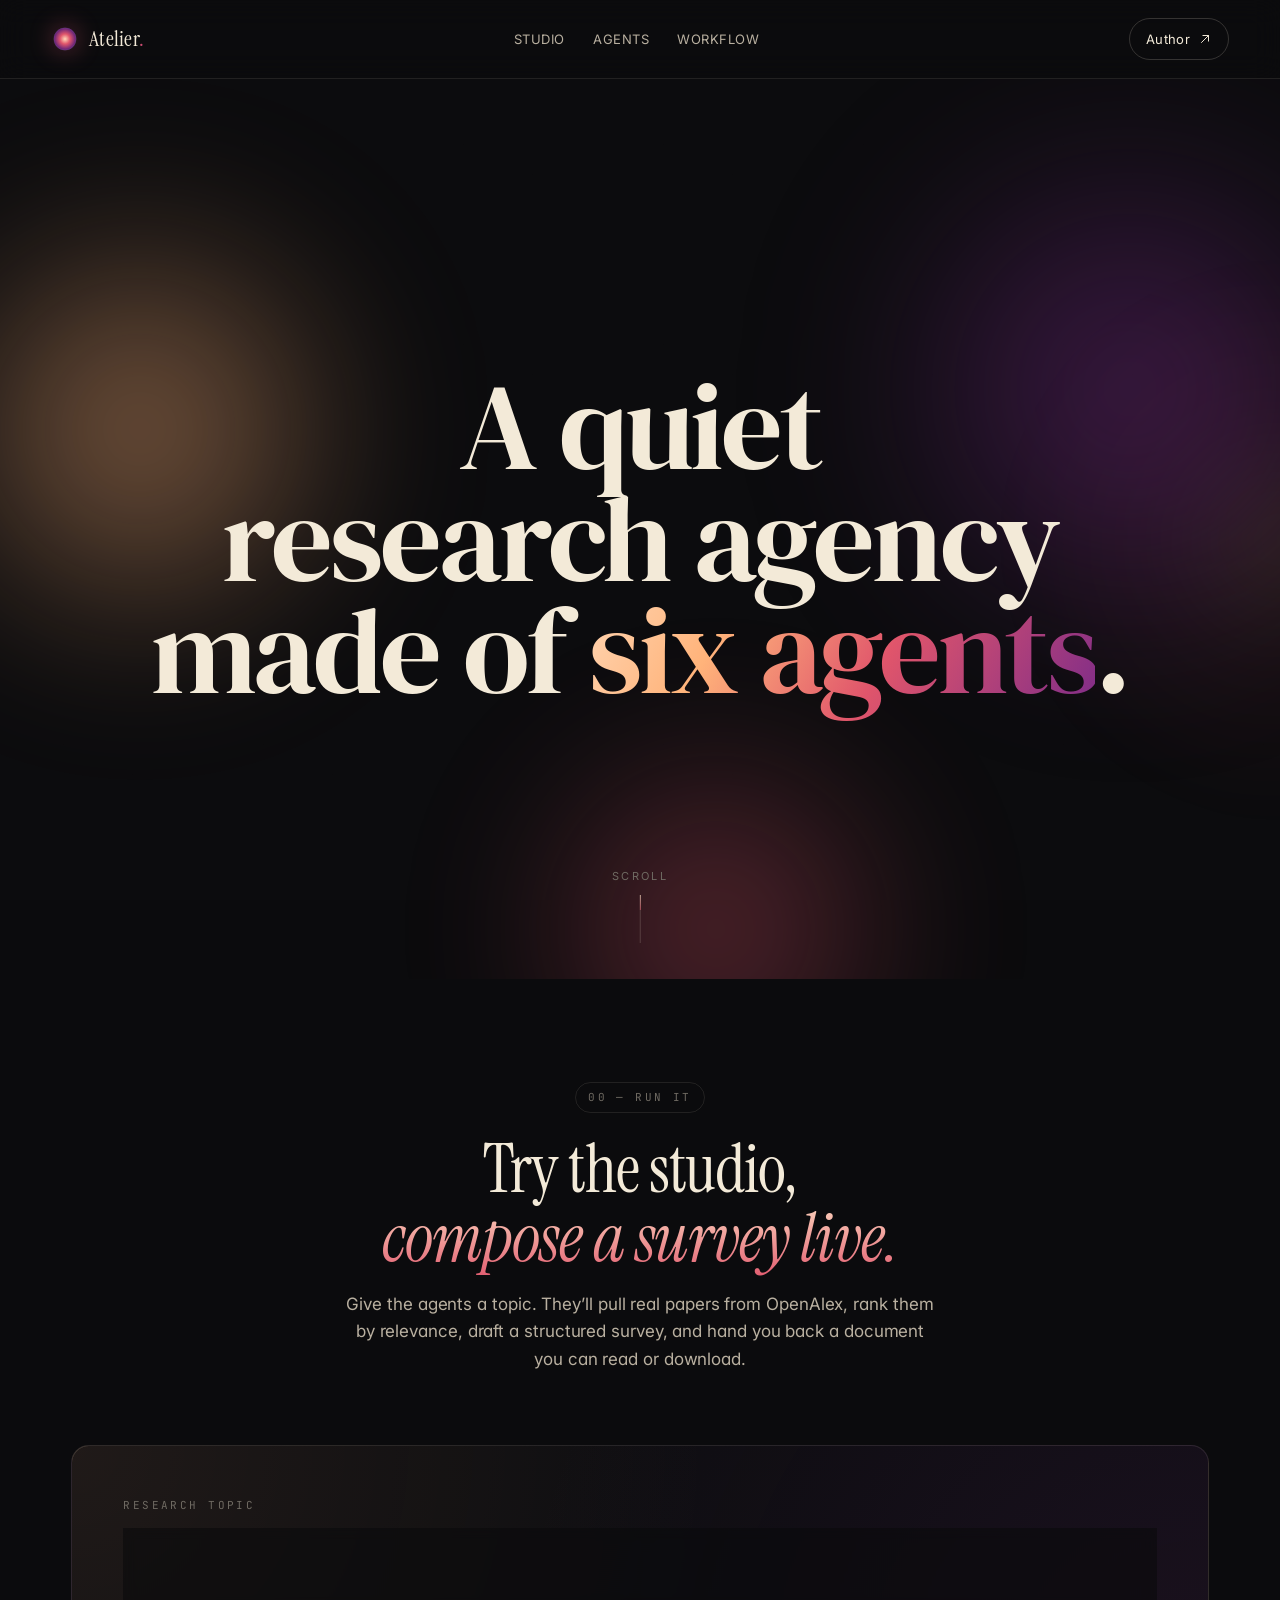
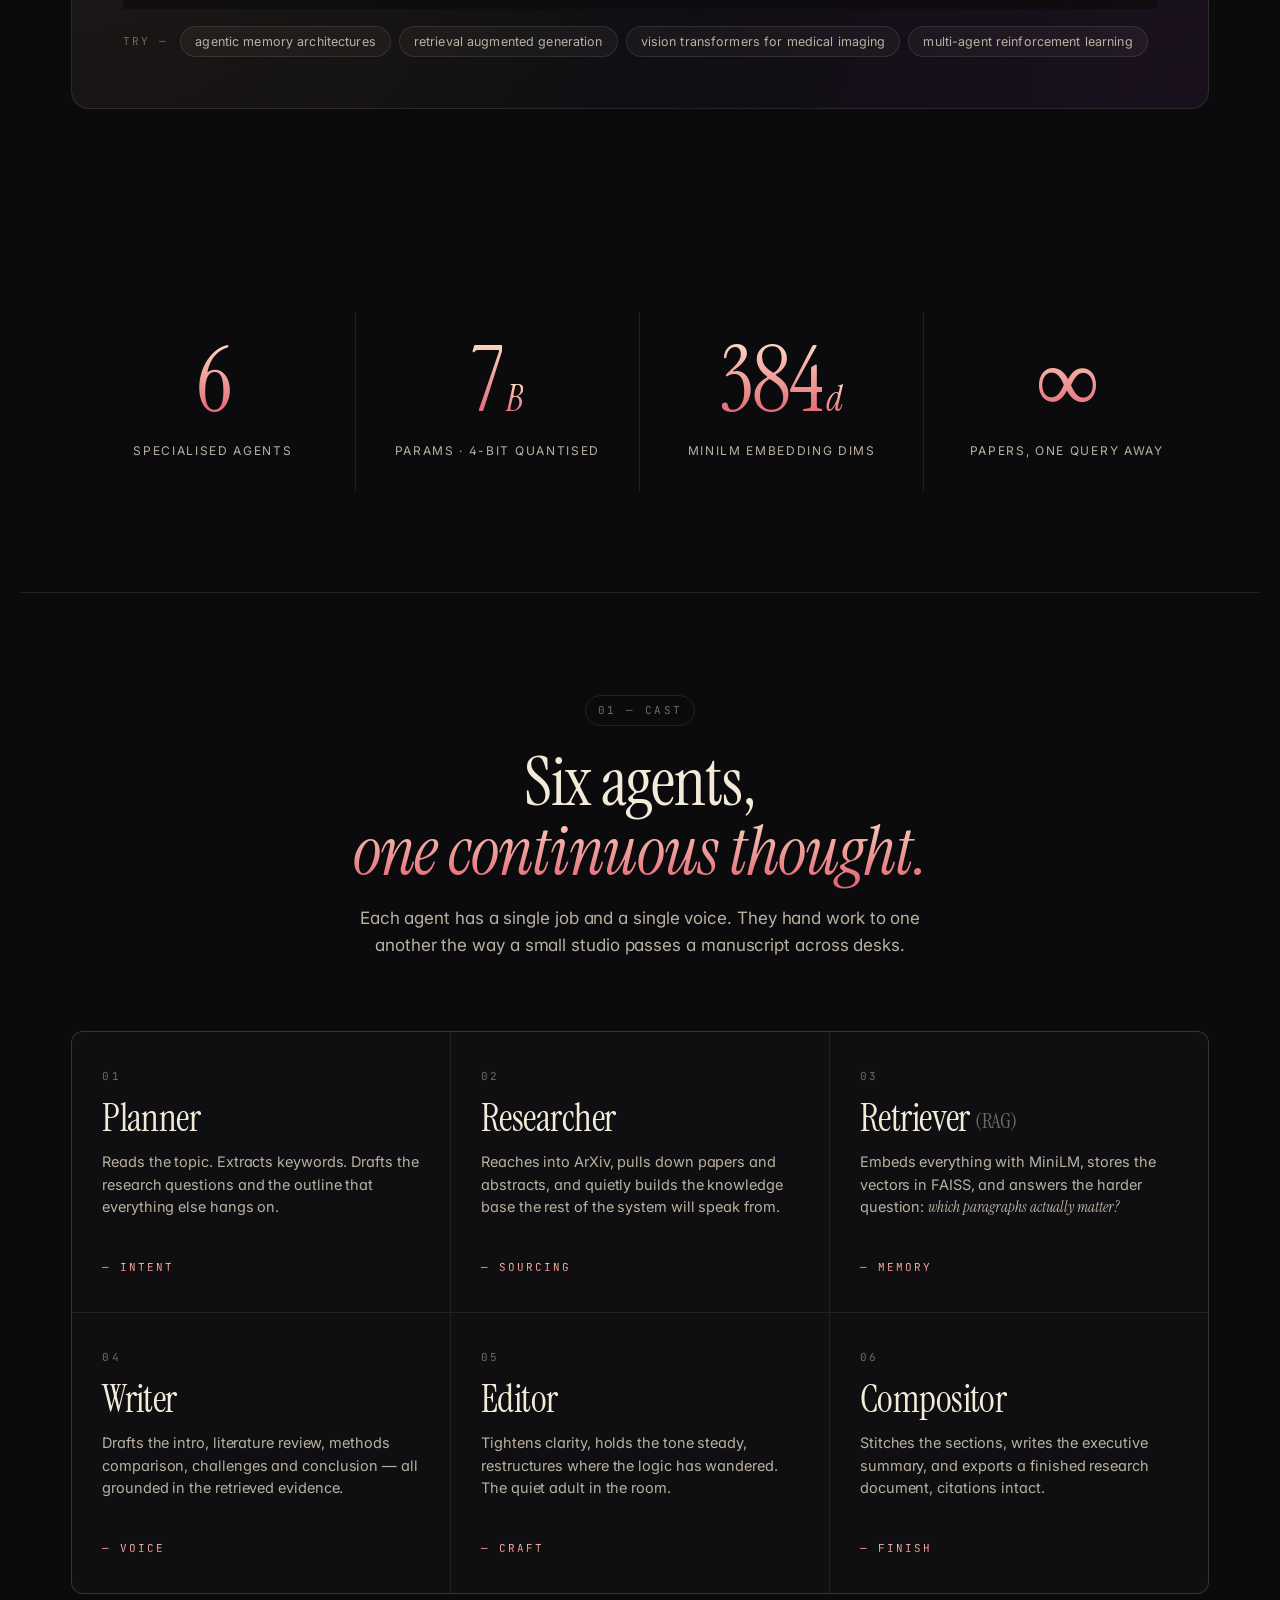
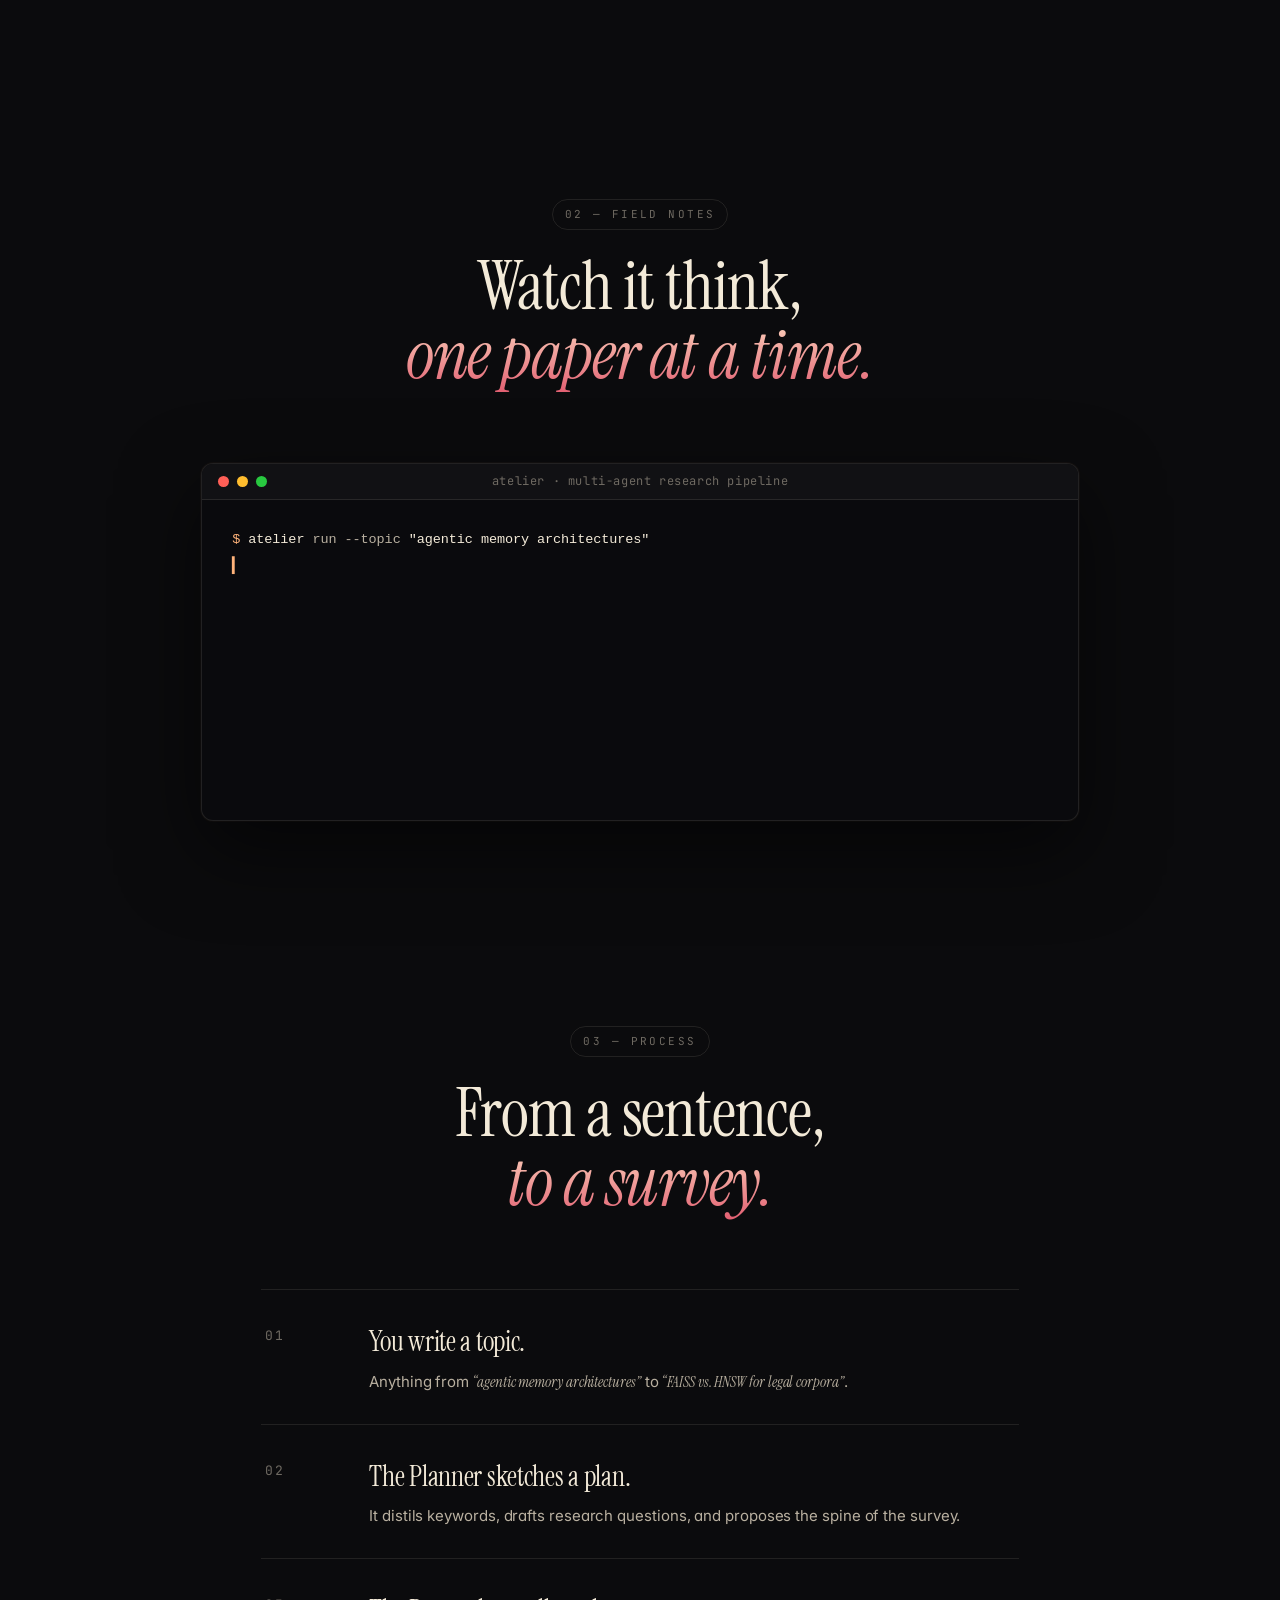
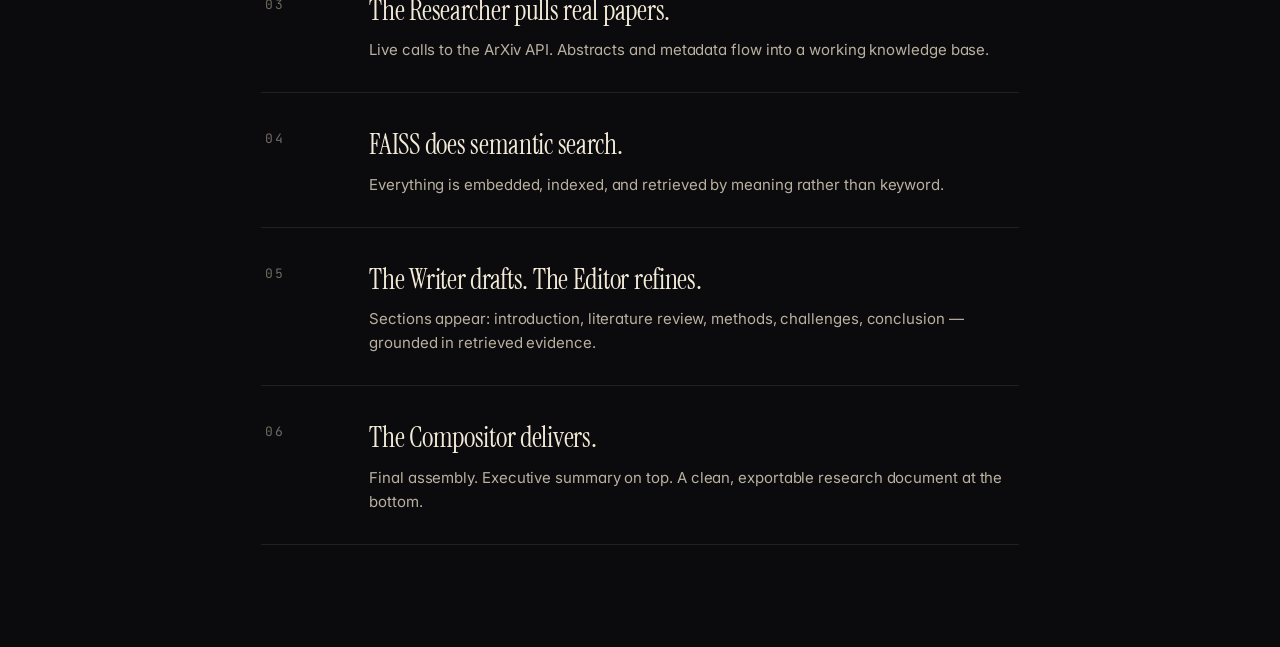
<file: index.html>
<!doctype html>
<html lang="en">
<head>
<meta charset="utf-8" />
<meta name="viewport" content="width=device-width, initial-scale=1, viewport-fit=cover" />
<meta name="theme-color" content="#0b0b0d" />
<title>Atelier — A Multi-Agent Research Pipeline</title>
<meta name="description" content="An autonomous research agency. Six agents. Real ArXiv papers. Citation-grounded literature surveys, written end-to-end by LLMs over a RAG pipeline." />
<meta property="og:title" content="Atelier — Multi-Agent Research Pipeline" />
<meta property="og:description" content="Six agents. Real ArXiv papers. Citation-grounded literature surveys, written end-to-end." />
<meta property="og:type" content="website" />

<link rel="preconnect" href="https://fonts.googleapis.com" />
<link rel="preconnect" href="https://fonts.gstatic.com" crossorigin />
<link href="https://fonts.googleapis.com/css2?family=DM+Serif+Display:ital@0;1&family=Instrument+Serif:ital@0;1&family=Inter:wght@300;400;500;600&family=JetBrains+Mono:wght@400;500&display=swap" rel="stylesheet" />

<link rel="stylesheet" href="./style.css" />
<link rel="icon" href="data:image/svg+xml,%3Csvg xmlns='http://www.w3.org/2000/svg' viewBox='0 0 32 32'%3E%3Cdefs%3E%3CradialGradient id='g' cx='0.5' cy='0.5' r='0.5'%3E%3Cstop offset='0%25' stop-color='%23ffb37a'/%3E%3Cstop offset='55%25' stop-color='%23e0556b'/%3E%3Cstop offset='100%25' stop-color='%237a2a8a'/%3E%3C/radialGradient%3E%3C/defs%3E%3Ccircle cx='16' cy='16' r='13' fill='url(%23g)'/%3E%3C/svg%3E" />
</head>
<body>

<!-- shared SVG defs (so markGrad is reachable from any inline SVG) -->
<svg width="0" height="0" style="position:absolute" aria-hidden="true" focusable="false">
  <defs>
    <radialGradient id="markGrad" cx="50%" cy="50%" r="50%">
      <stop offset="0%" stop-color="#ffd9b8"/>
      <stop offset="45%" stop-color="#e0556b"/>
      <stop offset="100%" stop-color="#5a1f7a"/>
    </radialGradient>
  </defs>
</svg>

<!-- grain + cursor light -->
<div class="grain" aria-hidden="true"></div>
<div class="spotlight" id="spotlight" aria-hidden="true"></div>

<!-- top nav -->
<header class="nav">
  <a class="brand" href="#top" aria-label="Atelier home">
    <span class="brand-mark" aria-hidden="true">
      <svg viewBox="0 0 40 40" width="28" height="28">
        <defs>
          <radialGradient id="markGrad" cx="50%" cy="50%" r="50%">
            <stop offset="0%" stop-color="#ffd9b8"/>
            <stop offset="45%" stop-color="#e0556b"/>
            <stop offset="100%" stop-color="#5a1f7a"/>
          </radialGradient>
        </defs>
        <circle cx="20" cy="20" r="16" fill="url(#markGrad)"/>
        <circle cx="20" cy="20" r="16" fill="none" stroke="rgba(255,255,255,0.12)"/>
      </svg>
    </span>
    <span class="brand-name">Atelier<span class="brand-dot">.</span></span>
  </a>
  <nav class="nav-links" aria-label="Primary">
    <a href="#studio">Studio</a>
    <a href="#agents">Agents</a>
    <a href="#workflow">Workflow</a>
  </nav>
  <a class="cta-mini" href="https://www.linkedin.com/in/hrishitapanjetha/" target="_blank" rel="noopener">
    <span>Author</span>
    <svg viewBox="0 0 20 20" width="14" height="14" aria-hidden="true"><path d="M5 15 15 5M7 5h8v8" fill="none" stroke="currentColor" stroke-width="1.4" stroke-linecap="round" stroke-linejoin="round"/></svg>
  </a>
</header>

<main id="top">

  <!-- ───────────────────  HERO  ─────────────────── -->
  <section class="hero">
    <div class="orb orb-a" aria-hidden="true"></div>
    <div class="orb orb-b" aria-hidden="true"></div>
    <div class="orb orb-c" aria-hidden="true"></div>

    <h1 class="hero-title">
      <span class="line">A quiet</span>
      <span class="line">research agency</span>
      <span class="line">made of <span class="grad">six agents</span>.</span>
    </h1>

    <!-- scroll hint -->
    <div class="scroll-hint" aria-hidden="true">
      <span>Scroll</span>
      <span class="scroll-bar"><span class="scroll-bar-inner"></span></span>
    </div>
  </section>

  <!-- ───────────────────  STUDIO  ─────────────────── -->
  <section id="studio" class="studio reveal">
    <header class="section-head">
      <div class="kicker"><span>00 — Run it</span></div>
      <h2 class="section-title">Try the studio,<br/><em>compose a survey live.</em></h2>
      <p class="section-lede">
        Give the agents a topic. They&rsquo;ll pull real papers from OpenAlex, rank
        them by relevance, draft a structured survey, and hand you back a
        document you can read or download.
      </p>
    </header>

    <div class="studio-card">
      <form id="studio-form" class="studio-form" autocomplete="off">
        <label class="studio-label" for="studio-topic">Research topic</label>
        <div class="studio-input-row">
          <input
            id="studio-topic"
            class="studio-input"
            type="text"
            name="topic"
            placeholder="e.g. retrieval augmented generation for clinical notes"
            spellcheck="false"
            required
          />
          <button id="studio-run" class="btn-primary studio-run" type="submit">
            <span class="btn-label">Generate survey</span>
            <span class="btn-icon" aria-hidden="true">
              <svg viewBox="0 0 24 24" width="16" height="16"><path d="M5 12h14M13 5l7 7-7 7" fill="none" stroke="currentColor" stroke-width="1.6" stroke-linecap="round" stroke-linejoin="round"/></svg>
            </span>
          </button>
        </div>
        <div class="studio-examples" aria-label="Example topics">
          <span class="studio-examples-lead">Try —</span>
          <button type="button" class="chip" data-example="agentic memory architectures">agentic memory architectures</button>
          <button type="button" class="chip" data-example="retrieval augmented generation">retrieval augmented generation</button>
          <button type="button" class="chip" data-example="vision transformers for medical imaging">vision transformers for medical imaging</button>
          <button type="button" class="chip" data-example="multi-agent reinforcement learning">multi-agent reinforcement learning</button>
        </div>
      </form>

      <!-- Live progress timeline -->
      <ol id="studio-progress" class="studio-progress" aria-live="polite" hidden>
        <li class="step" data-step="planner">
          <span class="step-no">01</span>
          <div class="step-body">
            <h4>Planner</h4>
            <p class="step-msg">Waiting…</p>
          </div>
          <span class="step-status" aria-hidden="true"></span>
        </li>
        <li class="step" data-step="researcher">
          <span class="step-no">02</span>
          <div class="step-body">
            <h4>Researcher</h4>
            <p class="step-msg">Waiting…</p>
          </div>
          <span class="step-status" aria-hidden="true"></span>
        </li>
        <li class="step" data-step="retriever">
          <span class="step-no">03</span>
          <div class="step-body">
            <h4>Retriever <span class="step-sub">(RAG)</span></h4>
            <p class="step-msg">Waiting…</p>
          </div>
          <span class="step-status" aria-hidden="true"></span>
        </li>
        <li class="step" data-step="writer">
          <span class="step-no">04</span>
          <div class="step-body">
            <h4>Writer</h4>
            <p class="step-msg">Waiting…</p>
          </div>
          <span class="step-status" aria-hidden="true"></span>
        </li>
        <li class="step" data-step="editor">
          <span class="step-no">05</span>
          <div class="step-body">
            <h4>Editor</h4>
            <p class="step-msg">Waiting…</p>
          </div>
          <span class="step-status" aria-hidden="true"></span>
        </li>
        <li class="step" data-step="compositor">
          <span class="step-no">06</span>
          <div class="step-body">
            <h4>Compositor</h4>
            <p class="step-msg">Waiting…</p>
          </div>
          <span class="step-status" aria-hidden="true"></span>
        </li>
      </ol>
    </div>

    <!-- Report viewer -->
    <div id="studio-report" class="studio-report" hidden>
      <div class="report-toolbar">
        <div class="report-meta">
          <span class="report-meta-label">Survey</span>
          <span class="report-meta-topic" id="report-topic"></span>
        </div>
        <div class="report-actions">
          <button type="button" class="btn-ghost btn-sm" data-download="md">
            <svg viewBox="0 0 24 24" width="14" height="14" aria-hidden="true"><path d="M12 4v12m-5-5 5 5 5-5M5 20h14" fill="none" stroke="currentColor" stroke-width="1.6" stroke-linecap="round" stroke-linejoin="round"/></svg>
            <span>Markdown</span>
          </button>
          <button type="button" class="btn-ghost btn-sm" data-download="html">
            <svg viewBox="0 0 24 24" width="14" height="14" aria-hidden="true"><path d="M12 4v12m-5-5 5 5 5-5M5 20h14" fill="none" stroke="currentColor" stroke-width="1.6" stroke-linecap="round" stroke-linejoin="round"/></svg>
            <span>HTML</span>
          </button>
          <button type="button" class="btn-primary btn-sm" data-download="pdf">
            <svg viewBox="0 0 24 24" width="14" height="14" aria-hidden="true"><path d="M12 4v12m-5-5 5 5 5-5M5 20h14" fill="none" stroke="currentColor" stroke-width="1.6" stroke-linecap="round" stroke-linejoin="round"/></svg>
            <span>PDF</span>
          </button>
        </div>
      </div>
      <article id="report-doc" class="report-doc"></article>
    </div>
  </section>

  <!-- ───────────────────  STATS  ─────────────────── -->
  <section class="stats reveal">
    <div class="stat">
      <span class="stat-figure">
        <span class="stat-num" data-target="6">0</span>
      </span>
      <span class="stat-label">specialised agents</span>
    </div>
    <div class="stat">
      <span class="stat-figure">
        <span class="stat-num" data-target="7">0</span><span class="stat-suffix">B</span>
      </span>
      <span class="stat-label">params &middot; 4-bit quantised</span>
    </div>
    <div class="stat">
      <span class="stat-figure">
        <span class="stat-num" data-target="384">0</span><span class="stat-suffix">d</span>
      </span>
      <span class="stat-label">MiniLM embedding dims</span>
    </div>
    <div class="stat">
      <span class="stat-figure">
        <span class="stat-num">∞</span>
      </span>
      <span class="stat-label">papers, one query away</span>
    </div>
  </section>

  <!-- ───────────────────  SIX AGENTS  ─────────────────── -->
  <section id="agents" class="agents reveal">
    <header class="section-head">
      <div class="kicker"><span>01 — Cast</span></div>
      <h2 class="section-title">Six agents,<br/><em>one continuous thought.</em></h2>
      <p class="section-lede">
        Each agent has a single job and a single voice. They hand work to one
        another the way a small studio passes a manuscript across desks.
      </p>
    </header>

    <ol class="agent-grid">
      <li class="agent-card" data-agent="1">
        <span class="agent-index">01</span>
        <h3 class="agent-name">Planner</h3>
        <p class="agent-role">Reads the topic. Extracts keywords. Drafts the research questions and the outline that everything else hangs on.</p>
        <span class="agent-tag">— intent</span>
      </li>
      <li class="agent-card" data-agent="2">
        <span class="agent-index">02</span>
        <h3 class="agent-name">Researcher</h3>
        <p class="agent-role">Reaches into ArXiv, pulls down papers and abstracts, and quietly builds the knowledge base the rest of the system will speak from.</p>
        <span class="agent-tag">— sourcing</span>
      </li>
      <li class="agent-card" data-agent="3">
        <span class="agent-index">03</span>
        <h3 class="agent-name">Retriever <span class="agent-sub">(RAG)</span></h3>
        <p class="agent-role">Embeds everything with MiniLM, stores the vectors in FAISS, and answers the harder question: <em>which paragraphs actually matter?</em></p>
        <span class="agent-tag">— memory</span>
      </li>
      <li class="agent-card" data-agent="4">
        <span class="agent-index">04</span>
        <h3 class="agent-name">Writer</h3>
        <p class="agent-role">Drafts the intro, literature review, methods comparison, challenges and conclusion — all grounded in the retrieved evidence.</p>
        <span class="agent-tag">— voice</span>
      </li>
      <li class="agent-card" data-agent="5">
        <span class="agent-index">05</span>
        <h3 class="agent-name">Editor</h3>
        <p class="agent-role">Tightens clarity, holds the tone steady, restructures where the logic has wandered. The quiet adult in the room.</p>
        <span class="agent-tag">— craft</span>
      </li>
      <li class="agent-card" data-agent="6">
        <span class="agent-index">06</span>
        <h3 class="agent-name">Compositor</h3>
        <p class="agent-role">Stitches the sections, writes the executive summary, and exports a finished research document, citations intact.</p>
        <span class="agent-tag">— finish</span>
      </li>
    </ol>
  </section>

  <!-- ───────────────────  TERMINAL  ─────────────────── -->
  <section class="terminal reveal">
    <header class="section-head">
      <div class="kicker"><span>02 — Field notes</span></div>
      <h2 class="section-title">Watch it think,<br/><em>one paper at a time.</em></h2>
    </header>

    <div class="terminal-window" aria-hidden="true">
      <div class="terminal-bar">
        <span class="t-dot t-dot--r"></span>
        <span class="t-dot t-dot--y"></span>
        <span class="t-dot t-dot--g"></span>
        <span class="terminal-title">atelier · multi-agent research pipeline</span>
      </div>
      <pre class="terminal-body"><code id="typer"></code><span class="caret">▍</span></pre>
    </div>
  </section>

  <!-- ───────────────────  WORKFLOW  ─────────────────── -->
  <section id="workflow" class="workflow reveal">
    <header class="section-head">
      <div class="kicker"><span>03 — Process</span></div>
      <h2 class="section-title">From a sentence,<br/><em>to a survey.</em></h2>
    </header>

    <ol class="workflow-list">
      <li><span class="wf-no">01</span><div><h4>You write a topic.</h4><p>Anything from <em>&ldquo;agentic memory architectures&rdquo;</em> to <em>&ldquo;FAISS vs. HNSW for legal corpora&rdquo;</em>.</p></div></li>
      <li><span class="wf-no">02</span><div><h4>The Planner sketches a plan.</h4><p>It distils keywords, drafts research questions, and proposes the spine of the survey.</p></div></li>
      <li><span class="wf-no">03</span><div><h4>The Researcher pulls real papers.</h4><p>Live calls to the ArXiv API. Abstracts and metadata flow into a working knowledge base.</p></div></li>
      <li><span class="wf-no">04</span><div><h4>FAISS does semantic search.</h4><p>Everything is embedded, indexed, and retrieved by meaning rather than keyword.</p></div></li>
      <li><span class="wf-no">05</span><div><h4>The Writer drafts. The Editor refines.</h4><p>Sections appear: introduction, literature review, methods, challenges, conclusion — grounded in retrieved evidence.</p></div></li>
      <li><span class="wf-no">06</span><div><h4>The Compositor delivers.</h4><p>Final assembly. Executive summary on top. A clean, exportable research document at the bottom.</p></div></li>
    </ol>
  </section>


</main>

<!-- populated by JS on beforeprint; used by the PDF download path -->
<div id="print-root" aria-hidden="true"></div>

<script src="./script.js" defer></script>
</body>
</html>
</file>
<file: style.css>
/* =========================================================
   Atelier · Multi-Agent Research Pipeline — UI
   Editorial-dark, warm cream type, gradient accent.
   ========================================================= */

:root {
  --bg: #0b0b0d;
  --bg-2: #0f0f12;
  --ink: #f3ead8;        /* warm cream */
  --ink-dim: #b9b0a0;
  --ink-mute: #6f6a62;
  --line: rgba(243, 234, 216, 0.10);
  --line-strong: rgba(243, 234, 216, 0.18);

  /* signature gradient */
  --g1: #ffd9b8;
  --g2: #ffb37a;
  --g3: #e0556b;
  --g4: #7a2a8a;

  --grad: linear-gradient(120deg, var(--g1), var(--g2) 28%, var(--g3) 58%, var(--g4) 100%);
  --grad-warm: linear-gradient(180deg, #ffe2c6, #e0556b);
  --grad-deep: linear-gradient(180deg, #e0556b, #5a1f7a);

  --serif: "Instrument Serif", "Times New Roman", serif;
  --sans: "Inter", ui-sans-serif, system-ui, -apple-system, "Segoe UI", Roboto, sans-serif;
  --mono: "JetBrains Mono", ui-monospace, SFMono-Regular, Menlo, monospace;

  --maxw: 1240px;
  --pad: clamp(20px, 4vw, 56px);

  --ease: cubic-bezier(.2, .7, .2, 1);
}

* { box-sizing: border-box; }
html, body { margin: 0; padding: 0; }
html { scroll-behavior: smooth; -webkit-text-size-adjust: 100%; }
body {
  background: var(--bg);
  color: var(--ink);
  font-family: var(--sans);
  font-weight: 400;
  line-height: 1.55;
  letter-spacing: -0.005em;
  font-feature-settings: "ss01", "cv11";
  overflow-x: hidden;
  min-height: 100vh;
  -webkit-font-smoothing: antialiased;
  text-rendering: optimizeLegibility;
}

a { color: inherit; text-decoration: none; }
em { font-style: italic; font-family: var(--serif); font-weight: 400; }

::selection { background: rgba(224, 85, 107, 0.45); color: #fff; }

/* ---------- background atmospherics ---------- */
.grain {
  position: fixed; inset: 0;
  pointer-events: none;
  z-index: 1;
  opacity: 0.07;
  mix-blend-mode: overlay;
  background-image: url("data:image/svg+xml,%3Csvg xmlns='http://www.w3.org/2000/svg' width='200' height='200'%3E%3Cfilter id='n'%3E%3CfeTurbulence type='fractalNoise' baseFrequency='0.9' numOctaves='2' stitchTiles='stitch'/%3E%3CfeColorMatrix values='0 0 0 0 1  0 0 0 0 1  0 0 0 0 1  0 0 0 0.5 0'/%3E%3C/filter%3E%3Crect width='100%25' height='100%25' filter='url(%23n)'/%3E%3C/svg%3E");
}
.spotlight {
  position: fixed;
  width: 600px; height: 600px;
  left: 50%; top: 30%;
  transform: translate(-50%, -50%);
  background: radial-gradient(circle, rgba(255, 179, 122, 0.10) 0%, rgba(224, 85, 107, 0.05) 30%, transparent 65%);
  pointer-events: none;
  z-index: 0;
  transition: transform 0.45s var(--ease), opacity 0.45s var(--ease);
  filter: blur(20px);
  will-change: transform;
}

/* ---------- nav ---------- */
.nav {
  position: sticky; top: 0;
  z-index: 50;
  display: flex; align-items: center; justify-content: space-between;
  gap: 24px;
  padding: 18px var(--pad);
  backdrop-filter: blur(14px) saturate(140%);
  -webkit-backdrop-filter: blur(14px) saturate(140%);
  background: rgba(11, 11, 13, 0.55);
  border-bottom: 1px solid var(--line);
}

.brand {
  display: inline-flex; align-items: center; gap: 10px;
  font-family: var(--serif);
  font-size: 22px;
  letter-spacing: 0.01em;
}
.brand-mark { display: inline-flex; }
.brand-mark svg { display: block; filter: drop-shadow(0 0 12px rgba(224, 85, 107, 0.45)); }
.brand-name { color: var(--ink); }
.brand-dot { background: var(--grad); -webkit-background-clip: text; background-clip: text; color: transparent; }

.nav-links {
  display: flex; gap: 28px;
  font-size: 13px; color: var(--ink-dim);
  letter-spacing: 0.04em;
  text-transform: uppercase;
}
.nav-links a { position: relative; padding: 4px 0; transition: color .25s var(--ease); }
.nav-links a::after {
  content: ""; position: absolute; left: 0; right: 0; bottom: -3px;
  height: 1px; background: var(--grad-warm);
  transform: scaleX(0); transform-origin: left;
  transition: transform .35s var(--ease);
}
.nav-links a:hover { color: var(--ink); }
.nav-links a:hover::after { transform: scaleX(1); }

.cta-mini {
  display: inline-flex; align-items: center; gap: 8px;
  padding: 10px 16px;
  border: 1px solid var(--line-strong);
  border-radius: 999px;
  font-size: 13px; letter-spacing: 0.02em;
  color: var(--ink);
  transition: background .35s var(--ease), border-color .35s var(--ease), transform .25s var(--ease);
}
.cta-mini:hover { background: rgba(243, 234, 216, 0.06); border-color: rgba(243, 234, 216, 0.32); transform: translateY(-1px); }
.cta-mini svg { transition: transform .3s var(--ease); }
.cta-mini:hover svg { transform: translate(2px, -2px); }

/* ---------- layout sections ---------- */
main { position: relative; z-index: 2; }
section { padding: clamp(64px, 8vw, 140px) var(--pad); position: relative; }
.section-head { max-width: 820px; margin: 0 auto clamp(40px, 6vw, 72px); text-align: center; }
.kicker {
  display: inline-flex; align-items: center; gap: 8px;
  font-family: var(--mono);
  font-size: 11px; letter-spacing: 0.22em;
  text-transform: uppercase;
  color: var(--ink-mute);
  padding: 6px 12px;
  border: 1px solid var(--line);
  border-radius: 999px;
  margin-bottom: 22px;
}
.section-title {
  font-family: var(--serif);
  font-weight: 400;
  font-size: clamp(38px, 5.4vw, 68px);
  line-height: 1.02;
  letter-spacing: -0.015em;
  margin: 0 0 18px;
}
.section-title em { background: var(--grad-warm); -webkit-background-clip: text; background-clip: text; color: transparent; }
.section-lede {
  color: var(--ink-dim);
  font-size: clamp(15px, 1.4vw, 17px);
  line-height: 1.6;
  margin: 0;
  max-width: 600px; margin-inline: auto;
}

/* ============================================================
   HERO
   ============================================================ */
.hero {
  min-height: calc(100svh - 0px);
  display: flex; flex-direction: column; align-items: center; justify-content: center;
  text-align: center;
  padding-top: clamp(80px, 12vw, 140px);
  padding-bottom: clamp(80px, 12vw, 120px);
  position: relative;
  overflow: hidden;
}

.orb {
  position: absolute; border-radius: 50%;
  filter: blur(80px);
  pointer-events: none;
  opacity: 0.55;
  z-index: -1;
}
.orb-a { width: 520px; height: 520px; left: -120px; top: 10%;
  background: radial-gradient(circle, #ffb37a 0%, transparent 65%);
  animation: float-a 18s ease-in-out infinite alternate;
}
.orb-b { width: 620px; height: 620px; right: -160px; top: 0;
  background: radial-gradient(circle, #7a2a8a 0%, transparent 65%);
  animation: float-b 22s ease-in-out infinite alternate;
  opacity: 0.5;
}
.orb-c { width: 460px; height: 460px; left: 38%; bottom: -180px;
  background: radial-gradient(circle, #e0556b 0%, transparent 65%);
  animation: float-c 26s ease-in-out infinite alternate;
  opacity: 0.45;
}
@keyframes float-a { from { transform: translate(0,0) scale(1); } to { transform: translate(40px, 30px) scale(1.05); } }
@keyframes float-b { from { transform: translate(0,0) scale(1); } to { transform: translate(-50px, 40px) scale(1.08); } }
@keyframes float-c { from { transform: translate(0,0) scale(1); } to { transform: translate(20px, -50px) scale(1.06); } }

.hero-title {
  font-family: "DM Serif Display", "Instrument Serif", "Times New Roman", serif;
  font-weight: 400;
  font-size: clamp(48px, 9.5vw, 132px);
  line-height: 0.92;
  letter-spacing: -0.025em;
  margin: 0;
  text-align: center;
  display: flex;
  flex-direction: column;
  align-items: center;
  gap: 0;
  max-width: min(1100px, 92vw);
  color: var(--ink);
}
.hero-title .line {
  display: block;
  white-space: nowrap;
  opacity: 0;
  transform: translateY(28px);
  animation: rise 1.1s var(--ease) forwards;
}
.hero-title .line:nth-child(1) { animation-delay: .15s; }
.hero-title .line:nth-child(2) { animation-delay: .30s; }
.hero-title .line:nth-child(3) { animation-delay: .45s; }
@keyframes rise { to { transform: translateY(0); opacity: 1; } }
@keyframes fadein { to { opacity: 1; } }

.hero-title .grad {
  background: var(--grad);
  -webkit-background-clip: text; background-clip: text;
  color: transparent;
}

/* buttons */
.btn-primary, .btn-ghost {
  display: inline-flex; align-items: center; gap: 10px;
  padding: 14px 22px;
  border-radius: 999px;
  font-size: 14px;
  letter-spacing: 0.01em;
  font-weight: 500;
  cursor: pointer;
  transition: transform .3s var(--ease), background .3s var(--ease), border-color .3s var(--ease), color .3s var(--ease);
  border: 1px solid transparent;
  position: relative;
  overflow: hidden;
}
.btn-primary {
  background: var(--ink);
  color: #15131a;
}
.btn-primary::before {
  content: ""; position: absolute; inset: 0;
  background: var(--grad);
  opacity: 0; transition: opacity .35s var(--ease);
  z-index: 0;
}
.btn-primary > * { position: relative; z-index: 1; }
.btn-primary:hover { transform: translateY(-2px); color: #1a1116; }
.btn-primary:hover::before { opacity: 1; }
.btn-icon { display: inline-flex; transition: transform .3s var(--ease); }
.btn-primary:hover .btn-icon { transform: translateX(3px); }

.btn-ghost {
  color: var(--ink);
  border-color: var(--line-strong);
  background: transparent;
}
.btn-ghost:hover { background: rgba(243, 234, 216, 0.05); border-color: rgba(243, 234, 216, 0.35); transform: translateY(-2px); }

.scroll-hint {
  position: absolute; bottom: 36px; left: 50%;
  transform: translateX(-50%);
  display: flex; flex-direction: column; align-items: center;
  gap: 10px;
  color: var(--ink-mute);
  font-size: 11px; letter-spacing: 0.22em; text-transform: uppercase;
  opacity: 0;
  animation: fadein 1s var(--ease) 1.4s forwards;
}
.scroll-bar { display: block; width: 1px; height: 48px; background: var(--line-strong); position: relative; overflow: hidden; }
.scroll-bar-inner { position: absolute; top: 0; left: 0; right: 0; height: 30%;
  background: var(--grad-warm);
  animation: scrollLine 2.2s var(--ease) infinite;
}
@keyframes scrollLine { 0% { transform: translateY(-100%); } 100% { transform: translateY(330%); } }

/* ============================================================
   STATS
   ============================================================ */
.stats {
  display: grid;
  grid-template-columns: repeat(4, 1fr);
  gap: 0;
  border-bottom: 1px solid var(--line);
  padding-top: clamp(60px, 8vw, 100px) !important;
  padding-bottom: clamp(60px, 8vw, 100px) !important;
  max-width: var(--maxw);
  margin: 0 auto;
}
.stat {
  text-align: center;
  padding: 24px;
  border-right: 1px solid var(--line);
  display: grid;
  grid-template-rows: auto auto;
  align-content: start;
  justify-items: center;
  gap: 18px;
  min-height: 180px;
}
.stat:last-child { border-right: 0; }
.stat-figure {
  display: inline-flex;
  align-items: baseline;
  justify-content: center;
  font-family: var(--serif);
  line-height: 1;
  height: clamp(56px, 7vw, 92px);
}
.stat-num {
  font-family: var(--serif);
  font-size: clamp(56px, 7vw, 92px);
  font-weight: 400;
  line-height: 1;
  background: var(--grad-warm);
  -webkit-background-clip: text; background-clip: text;
  color: transparent;
  letter-spacing: -0.02em;
}
.stat-suffix {
  font-family: var(--serif);
  font-style: italic;
  font-size: clamp(24px, 2.8vw, 38px);
  margin-left: 4px;
  background: var(--grad-warm);
  -webkit-background-clip: text; background-clip: text;
  color: transparent;
  line-height: 1;
}
.stat-label {
  font-size: 12px;
  color: var(--ink-dim);
  letter-spacing: 0.14em;
  text-transform: uppercase;
  max-width: 220px;
  line-height: 1.4;
}

/* ============================================================
   AGENT GRID
   ============================================================ */
.agents { max-width: var(--maxw); margin: 0 auto; }
.agent-grid {
  list-style: none; margin: 0; padding: 0;
  display: grid;
  grid-template-columns: repeat(3, 1fr);
  gap: 1px;
  background: var(--line);
  border: 1px solid var(--line);
  border-radius: 12px;
  overflow: hidden;
}
.agent-card {
  background: var(--bg-2);
  padding: 36px 30px;
  position: relative;
  min-height: 280px;
  display: flex; flex-direction: column;
  gap: 14px;
  transition: background .4s var(--ease);
  overflow: hidden;
}
.agent-card::before {
  content: ""; position: absolute; inset: 0;
  background: radial-gradient(circle at 50% 0%, rgba(224, 85, 107, 0.10), transparent 60%);
  opacity: 0; transition: opacity .4s var(--ease);
  pointer-events: none;
}
.agent-card:hover { background: #131318; }
.agent-card:hover::before { opacity: 1; }

.agent-index {
  font-family: var(--mono);
  font-size: 11px; letter-spacing: 0.22em;
  color: var(--ink-mute);
}
.agent-name {
  font-family: var(--serif);
  font-weight: 400;
  font-size: clamp(28px, 3.2vw, 38px);
  line-height: 1;
  margin: 0;
  letter-spacing: -0.015em;
}
.agent-name .agent-sub { color: var(--ink-mute); font-size: 0.55em; vertical-align: middle; }
.agent-role {
  color: var(--ink-dim);
  font-size: 14.5px;
  line-height: 1.55;
  margin: 0;
  flex: 1;
}
.agent-tag {
  font-family: var(--mono);
  font-size: 11px; letter-spacing: 0.18em;
  text-transform: uppercase;
  background: var(--grad-warm);
  -webkit-background-clip: text; background-clip: text;
  color: transparent;
  margin-top: auto;
}

/* ============================================================
   TERMINAL
   ============================================================ */
.terminal { max-width: 980px; margin: 0 auto; }
.terminal-window {
  border: 1px solid var(--line);
  border-radius: 12px;
  overflow: hidden;
  background: #0a0a0d;
  box-shadow: 0 30px 80px rgba(0,0,0,0.55), 0 0 0 1px rgba(255, 179, 122, 0.04);
}
.terminal-bar {
  display: flex; align-items: center; gap: 8px;
  padding: 12px 16px;
  background: #111114;
  border-bottom: 1px solid var(--line);
  position: relative;
}
.t-dot { width: 11px; height: 11px; border-radius: 50%; display: inline-block; }
.t-dot--r { background: #ff5f57; }
.t-dot--y { background: #ffbd2e; }
.t-dot--g { background: #28c940; }
.terminal-title {
  position: absolute; left: 50%; transform: translateX(-50%);
  font-family: var(--mono);
  font-size: 12px; color: var(--ink-mute);
  letter-spacing: 0.05em;
}
.terminal-body {
  margin: 0;
  padding: 26px 30px;
  font-family: var(--mono);
  font-size: 13.5px;
  line-height: 1.85;
  color: var(--ink-dim);
  white-space: pre-wrap;
  word-break: break-word;
  min-height: 320px;
  position: relative;
}
.terminal-body code .tok-prompt { color: var(--g2); }
.terminal-body code .tok-agent { color: var(--g3); font-weight: 500; }
.terminal-body code .tok-ok { color: #8fd3a0; }
.terminal-body code .tok-dim { color: var(--ink-mute); }
.terminal-body code .tok-acc { color: #f3ead8; }
.caret {
  display: inline-block;
  color: var(--g2);
  animation: blink 1s steps(2) infinite;
  font-family: var(--mono);
  vertical-align: baseline;
}
@keyframes blink { 50% { opacity: 0; } }

/* ============================================================
   WORKFLOW
   ============================================================ */
.workflow { max-width: 860px; margin: 0 auto; }
.workflow-list {
  list-style: none; margin: 0; padding: 0;
  border-top: 1px solid var(--line);
}
.workflow-list li {
  display: grid;
  grid-template-columns: 80px 1fr;
  gap: 24px;
  padding: 30px 4px;
  border-bottom: 1px solid var(--line);
  align-items: start;
  position: relative;
  transition: padding .3s var(--ease);
}
.workflow-list li:hover { padding-left: 18px; }
.workflow-list li::before {
  content: ""; position: absolute; left: 0; top: 50%;
  width: 0; height: 1px;
  background: var(--grad-warm);
  transition: width .4s var(--ease);
}
.workflow-list li:hover::before { width: 12px; }
.wf-no {
  font-family: var(--mono);
  font-size: 13px; letter-spacing: 0.16em;
  color: var(--ink-mute);
  padding-top: 6px;
}
.workflow-list h4 {
  font-family: var(--serif);
  font-weight: 400;
  font-size: clamp(22px, 2.3vw, 28px);
  margin: 0 0 6px;
  letter-spacing: -0.01em;
}
.workflow-list p {
  margin: 0;
  color: var(--ink-dim);
  font-size: 15px;
  line-height: 1.6;
}

/* ============================================================
   STUDIO (working input + live progress + report viewer)
   ============================================================ */
.studio { max-width: var(--maxw); margin: 0 auto; }
.studio-card {
  border: 1px solid var(--line);
  border-radius: 18px;
  padding: clamp(28px, 4vw, 56px);
  background:
    radial-gradient(circle at 0% 0%, rgba(255, 179, 122, 0.08), transparent 55%),
    radial-gradient(circle at 100% 100%, rgba(122, 42, 138, 0.12), transparent 60%),
    #0d0d10;
  position: relative;
  overflow: hidden;
}
.studio-card::after {
  content: "";
  position: absolute; inset: -1px;
  border-radius: 18px;
  padding: 1px;
  background: linear-gradient(135deg, rgba(255, 217, 184, 0.30), transparent 35%, rgba(122, 42, 138, 0.18) 80%);
  -webkit-mask: linear-gradient(#000 0 0) content-box, linear-gradient(#000 0 0);
  -webkit-mask-composite: xor; mask-composite: exclude;
  pointer-events: none;
}

.studio-form { position: relative; z-index: 1; }
.studio-label {
  display: block;
  font-family: var(--mono);
  font-size: 11px; letter-spacing: 0.22em;
  text-transform: uppercase;
  color: var(--ink-mute);
  margin-bottom: 14px;
}
.studio-input-row {
  display: flex; gap: 12px;
  align-items: stretch;
  background: rgba(11, 11, 13, 0.6);
  border: 1px solid var(--line-strong);
  border-radius: 14px;
  padding: 8px 8px 8px 18px;
  transition: border-color .3s var(--ease), background .3s var(--ease);
  backdrop-filter: blur(6px);
  -webkit-backdrop-filter: blur(6px);
}
.studio-input-row:focus-within {
  border-color: rgba(255, 179, 122, 0.45);
  background: rgba(15, 15, 19, 0.8);
}
.studio-input {
  flex: 1;
  background: transparent;
  border: 0;
  outline: 0;
  color: var(--ink);
  font-family: var(--serif);
  font-size: clamp(18px, 2.2vw, 26px);
  letter-spacing: -0.005em;
  padding: 14px 8px;
  min-width: 0;
}
.studio-input::placeholder { color: var(--ink-mute); font-style: italic; }

.studio-run {
  flex-shrink: 0;
  padding: 14px 22px;
}
.studio-run[disabled] {
  opacity: 0.55;
  cursor: not-allowed;
  pointer-events: none;
}

.studio-examples {
  display: flex; flex-wrap: wrap; gap: 8px; align-items: center;
  margin-top: 18px;
}
.studio-examples-lead {
  font-family: var(--mono);
  font-size: 11px; letter-spacing: 0.18em;
  text-transform: uppercase;
  color: var(--ink-mute);
  margin-right: 4px;
}
.chip {
  appearance: none;
  background: rgba(243, 234, 216, 0.04);
  color: var(--ink-dim);
  border: 1px solid var(--line);
  border-radius: 999px;
  padding: 7px 14px;
  font-family: var(--sans);
  font-size: 12.5px;
  letter-spacing: 0.01em;
  cursor: pointer;
  transition: all .25s var(--ease);
}
.chip:hover {
  background: rgba(243, 234, 216, 0.08);
  border-color: rgba(243, 234, 216, 0.25);
  color: var(--ink);
  transform: translateY(-1px);
}

/* progress timeline */
.studio-progress {
  list-style: none; margin: 32px 0 0; padding: 0;
  display: grid;
  grid-template-columns: repeat(2, 1fr);
  gap: 1px;
  background: var(--line);
  border: 1px solid var(--line);
  border-radius: 14px;
  overflow: hidden;
  position: relative;
  z-index: 1;
}
.studio-progress[hidden] { display: none; }
.step {
  background: rgba(13, 13, 16, 0.9);
  padding: 18px 20px;
  display: grid;
  grid-template-columns: 36px 1fr 18px;
  gap: 14px;
  align-items: center;
  transition: background .35s var(--ease);
  position: relative;
}
.step-no {
  font-family: var(--mono);
  font-size: 11px; letter-spacing: 0.18em;
  color: var(--ink-mute);
  align-self: start;
  padding-top: 4px;
}
.step-body h4 {
  font-family: var(--serif);
  font-weight: 400;
  font-size: 20px;
  margin: 0 0 2px;
  letter-spacing: -0.01em;
  color: var(--ink);
}
.step-sub { color: var(--ink-mute); font-size: 0.65em; }
.step-msg {
  margin: 0;
  font-size: 13.5px;
  color: var(--ink-mute);
  line-height: 1.5;
}
.step-status {
  width: 10px; height: 10px; border-radius: 50%;
  background: var(--line-strong);
  transition: background .3s var(--ease), box-shadow .3s var(--ease);
}
.step.is-running {
  background: rgba(20, 20, 26, 0.95);
}
.step.is-running .step-msg { color: var(--ink-dim); }
.step.is-running .step-status {
  background: var(--g2);
  box-shadow: 0 0 14px var(--g2);
  animation: pulseDot 1.1s ease-in-out infinite;
}
@keyframes pulseDot { 0%, 100% { transform: scale(1); opacity: 1; } 50% { transform: scale(1.4); opacity: 0.55; } }
.step.is-done { background: rgba(13, 13, 16, 0.85); }
.step.is-done .step-msg { color: var(--ink); }
.step.is-done .step-status {
  background: #8fd3a0;
  box-shadow: 0 0 12px rgba(143, 211, 160, 0.55);
}
.step.is-error .step-status {
  background: #ff6b6b;
  box-shadow: 0 0 12px rgba(255, 107, 107, 0.55);
}
.step.is-error .step-msg { color: #ff9a9a; }

/* report viewer */
.studio-report {
  margin-top: 36px;
  border: 1px solid var(--line);
  border-radius: 18px;
  overflow: hidden;
  background: #0a0a0d;
  position: relative;
}
.report-toolbar {
  display: flex; align-items: center; justify-content: space-between;
  gap: 12px;
  padding: 14px 20px;
  background: linear-gradient(180deg, rgba(15,15,19,0.95), rgba(11,11,13,0.95));
  border-bottom: 1px solid var(--line);
  flex-wrap: wrap;
}
.report-meta { display: flex; flex-direction: column; gap: 2px; min-width: 0; flex: 1; }
.report-meta-label {
  font-family: var(--mono);
  font-size: 10.5px; letter-spacing: 0.22em;
  text-transform: uppercase;
  color: var(--ink-mute);
}
.report-meta-topic {
  font-family: var(--serif);
  font-style: italic;
  font-size: 18px;
  color: var(--ink);
  overflow: hidden;
  text-overflow: ellipsis;
  white-space: nowrap;
}
.report-actions { display: flex; gap: 8px; flex-shrink: 0; }
.btn-sm { padding: 9px 14px !important; font-size: 12.5px; }
.btn-sm svg { opacity: 0.85; }
.btn-ghost.btn-sm { background: rgba(243, 234, 216, 0.04); }

.report-doc {
  padding: clamp(36px, 5vw, 72px) clamp(28px, 6vw, 90px);
  background: #f3ead8;
  color: #1d1a16;
  font-family: "Inter", ui-sans-serif, system-ui, sans-serif;
  line-height: 1.7;
  font-size: 16px;
  max-height: 70vh;
  overflow-y: auto;
}
.report-doc::-webkit-scrollbar { width: 8px; }
.report-doc::-webkit-scrollbar-thumb { background: rgba(0,0,0,0.18); border-radius: 4px; }
.report-doc::-webkit-scrollbar-track { background: transparent; }

.report-doc .doc-titleblock {
  border-bottom: 1px solid rgba(0,0,0,0.15);
  padding-bottom: 30px;
  margin-bottom: 40px;
  text-align: center;
}
.report-doc .doc-eyebrow {
  font-family: var(--mono);
  font-size: 11px; letter-spacing: 0.22em;
  text-transform: uppercase;
  color: #786f5d;
  margin-bottom: 18px;
}
.report-doc h1.doc-title {
  font-family: var(--serif);
  font-weight: 400;
  font-size: clamp(32px, 4vw, 48px);
  line-height: 1.05;
  letter-spacing: -0.015em;
  margin: 0 0 16px;
  color: #1d1a16;
}
.report-doc .doc-byline {
  color: #5e564a;
  font-size: 13px;
  font-style: italic;
}
.report-doc h2 {
  font-family: var(--serif);
  font-weight: 400;
  font-size: clamp(22px, 2.4vw, 28px);
  margin: 38px 0 14px;
  letter-spacing: -0.01em;
  color: #1d1a16;
  border-bottom: 1px solid rgba(0,0,0,0.10);
  padding-bottom: 8px;
}
.report-doc h3 {
  font-family: var(--serif);
  font-weight: 400;
  font-size: 20px;
  margin: 24px 0 8px;
  color: #2a261f;
  font-style: italic;
}
.report-doc p {
  margin: 0 0 14px;
  color: #2a261f;
  text-align: justify;
  hyphens: auto;
}
.report-doc ul, .report-doc ol {
  margin: 0 0 20px;
  padding-left: 22px;
  color: #2a261f;
}
.report-doc li { margin-bottom: 6px; }
.report-doc .doc-abstract {
  background: rgba(0,0,0,0.04);
  border-left: 3px solid #b8541e;
  padding: 22px 26px;
  margin: 0 0 32px;
  border-radius: 4px;
  font-size: 15px;
}
.report-doc .doc-abstract h2 {
  font-size: 14px;
  text-transform: uppercase;
  letter-spacing: 0.16em;
  border: 0;
  padding: 0;
  margin: 0 0 10px;
  font-family: var(--sans);
  font-weight: 500;
  color: #786f5d;
}
.report-doc cite, .report-doc .cite {
  color: #b8541e;
  font-style: normal;
  font-weight: 500;
  font-size: 0.86em;
  cursor: help;
}
.report-doc .doc-references {
  margin-top: 32px;
}
.report-doc .doc-references ol {
  padding-left: 0;
  list-style: none;
  counter-reset: ref;
}
.report-doc .doc-references li {
  counter-increment: ref;
  padding-left: 40px;
  position: relative;
  font-size: 14px;
  line-height: 1.55;
  margin-bottom: 14px;
  color: #2a261f;
}
.report-doc .doc-references li::before {
  content: "[" counter(ref) "]";
  position: absolute;
  left: 0;
  font-family: var(--mono);
  font-size: 12px;
  color: #b8541e;
  font-weight: 500;
}
.report-doc .doc-references a {
  color: #1d1a16;
  border-bottom: 1px solid rgba(0,0,0,0.25);
  word-break: break-all;
}
.report-doc .doc-references a:hover { border-color: #b8541e; }
.report-doc .doc-foot {
  margin-top: 50px;
  padding-top: 20px;
  border-top: 1px solid rgba(0,0,0,0.10);
  font-size: 12px;
  color: #786f5d;
  text-align: center;
  font-style: italic;
}

/* studio errors */
.studio-error {
  margin-top: 18px;
  padding: 14px 18px;
  border: 1px solid rgba(255, 107, 107, 0.4);
  background: rgba(255, 107, 107, 0.08);
  border-radius: 10px;
  color: #ffb3b3;
  font-size: 13px;
}

/* print-only mirror of the report (populated by JS on beforeprint) */
#print-root { display: none; }

@media print {
  @page { margin: 16mm 14mm; size: A4; }
  html, body { background: #fff !important; }
  /* hide every direct child of body except the print mirror */
  body > *:not(#print-root) { display: none !important; }
  #print-root {
    display: block !important;
    color: #1a1a1a;
    background: #fff;
    font-family: "Inter", system-ui, sans-serif;
    font-size: 10.5pt;
    line-height: 1.6;
    max-width: 100%;
  }
  /* report typography for print */
  #print-root .doc-titleblock {
    text-align: center;
    border-bottom: 1pt solid #bbb;
    padding-bottom: 14pt;
    margin-bottom: 22pt;
  }
  #print-root .doc-eyebrow {
    font-family: "JetBrains Mono", monospace;
    font-size: 8.5pt; letter-spacing: 0.22em; text-transform: uppercase;
    color: #777; margin-bottom: 10pt;
  }
  #print-root h1.doc-title {
    font-family: "DM Serif Display", "Instrument Serif", serif;
    font-weight: 400;
    font-size: 26pt;
    line-height: 1.1;
    letter-spacing: -0.015em;
    margin: 0 0 10pt;
    color: #111;
  }
  #print-root .doc-byline {
    font-size: 9pt; color: #666; font-style: italic;
  }
  #print-root h2 {
    font-family: "DM Serif Display", "Instrument Serif", serif;
    font-weight: 400;
    font-size: 14.5pt;
    margin: 18pt 0 6pt;
    color: #111;
    border-bottom: 0.5pt solid #ccc;
    padding-bottom: 4pt;
    page-break-after: avoid;
  }
  #print-root h3 {
    font-family: "DM Serif Display", "Instrument Serif", serif;
    font-weight: 400;
    font-size: 12pt;
    font-style: italic;
    margin: 12pt 0 4pt;
    color: #222;
    page-break-after: avoid;
  }
  #print-root p {
    margin: 0 0 8pt;
    color: #1a1a1a;
    text-align: justify;
    hyphens: auto;
    orphans: 3; widows: 3;
  }
  #print-root ul, #print-root ol {
    margin: 0 0 10pt; padding-left: 16pt;
  }
  #print-root li { margin-bottom: 3pt; }
  #print-root .doc-abstract {
    background: #f6f2e8;
    border-left: 2pt solid #b8541e;
    padding: 10pt 14pt;
    margin: 0 0 18pt;
    border-radius: 2pt;
    page-break-inside: avoid;
  }
  #print-root .doc-abstract h2 {
    font-family: "Inter", sans-serif;
    font-size: 9pt;
    text-transform: uppercase;
    letter-spacing: 0.16em;
    color: #777;
    border: 0; padding: 0; margin: 0 0 6pt;
  }
  #print-root cite, #print-root .cite {
    color: #b8541e;
    font-style: normal;
    font-weight: 500;
    font-size: 0.86em;
  }
  #print-root section { page-break-inside: avoid; }
  #print-root .doc-references { page-break-before: auto; }
  #print-root .doc-references ol {
    list-style: none; padding-left: 0; counter-reset: ref;
  }
  #print-root .doc-references li {
    counter-increment: ref;
    padding-left: 30pt;
    position: relative;
    font-size: 9.5pt;
    line-height: 1.45;
    margin-bottom: 5pt;
    page-break-inside: avoid;
  }
  #print-root .doc-references li::before {
    content: "[" counter(ref) "]";
    position: absolute; left: 0;
    font-family: "JetBrains Mono", monospace;
    font-size: 8.5pt;
    color: #b8541e;
  }
  #print-root .doc-references a {
    color: #1a1a1a;
    word-break: break-all;
    text-decoration: none;
    border-bottom: 0.5pt solid #999;
  }
  #print-root .doc-foot {
    margin-top: 24pt;
    padding-top: 10pt;
    border-top: 0.5pt solid #ccc;
    font-size: 8.5pt;
    color: #777;
    text-align: center;
    font-style: italic;
  }
}

@media (max-width: 720px) {
  .studio-input-row { flex-direction: column; padding: 12px; }
  .studio-run { width: 100%; justify-content: center; }
  .studio-progress { grid-template-columns: 1fr; }
  .report-toolbar { flex-direction: column; align-items: flex-start; }
  .report-actions { width: 100%; }
  .report-doc { padding: 28px 22px; max-height: 60vh; }
}

/* ============================================================
   REVEAL ON SCROLL
   ============================================================ */
.reveal { opacity: 0; transform: translateY(28px); transition: opacity .9s var(--ease), transform .9s var(--ease); }
.reveal.in-view { opacity: 1; transform: translateY(0); }

/* ============================================================
   RESPONSIVE
   ============================================================ */
@media (max-width: 1024px) {
  .agent-grid { grid-template-columns: repeat(2, 1fr); }
  .stats { grid-template-columns: repeat(2, 1fr); }
  .stat:nth-child(2) { border-right: 0; }
  .stat:nth-child(1), .stat:nth-child(2) { border-bottom: 1px solid var(--line); }
}
@media (max-width: 720px) {
  .nav { padding: 14px 20px; }
  .nav-links { display: none; }
  .agent-grid { grid-template-columns: 1fr; }
  .stats { grid-template-columns: repeat(2, 1fr); }
  .workflow-list li { grid-template-columns: 56px 1fr; gap: 14px; }
  .scroll-hint { display: none; }
}
@media (prefers-reduced-motion: reduce) {
  *, *::before, *::after {
    animation-duration: 0.001ms !important;
    animation-iteration-count: 1 !important;
    transition-duration: 0.001ms !important;
  }
  .hero-title .line { transform: none; opacity: 1; }
  .scroll-hint { opacity: 1; }
}
</file>
